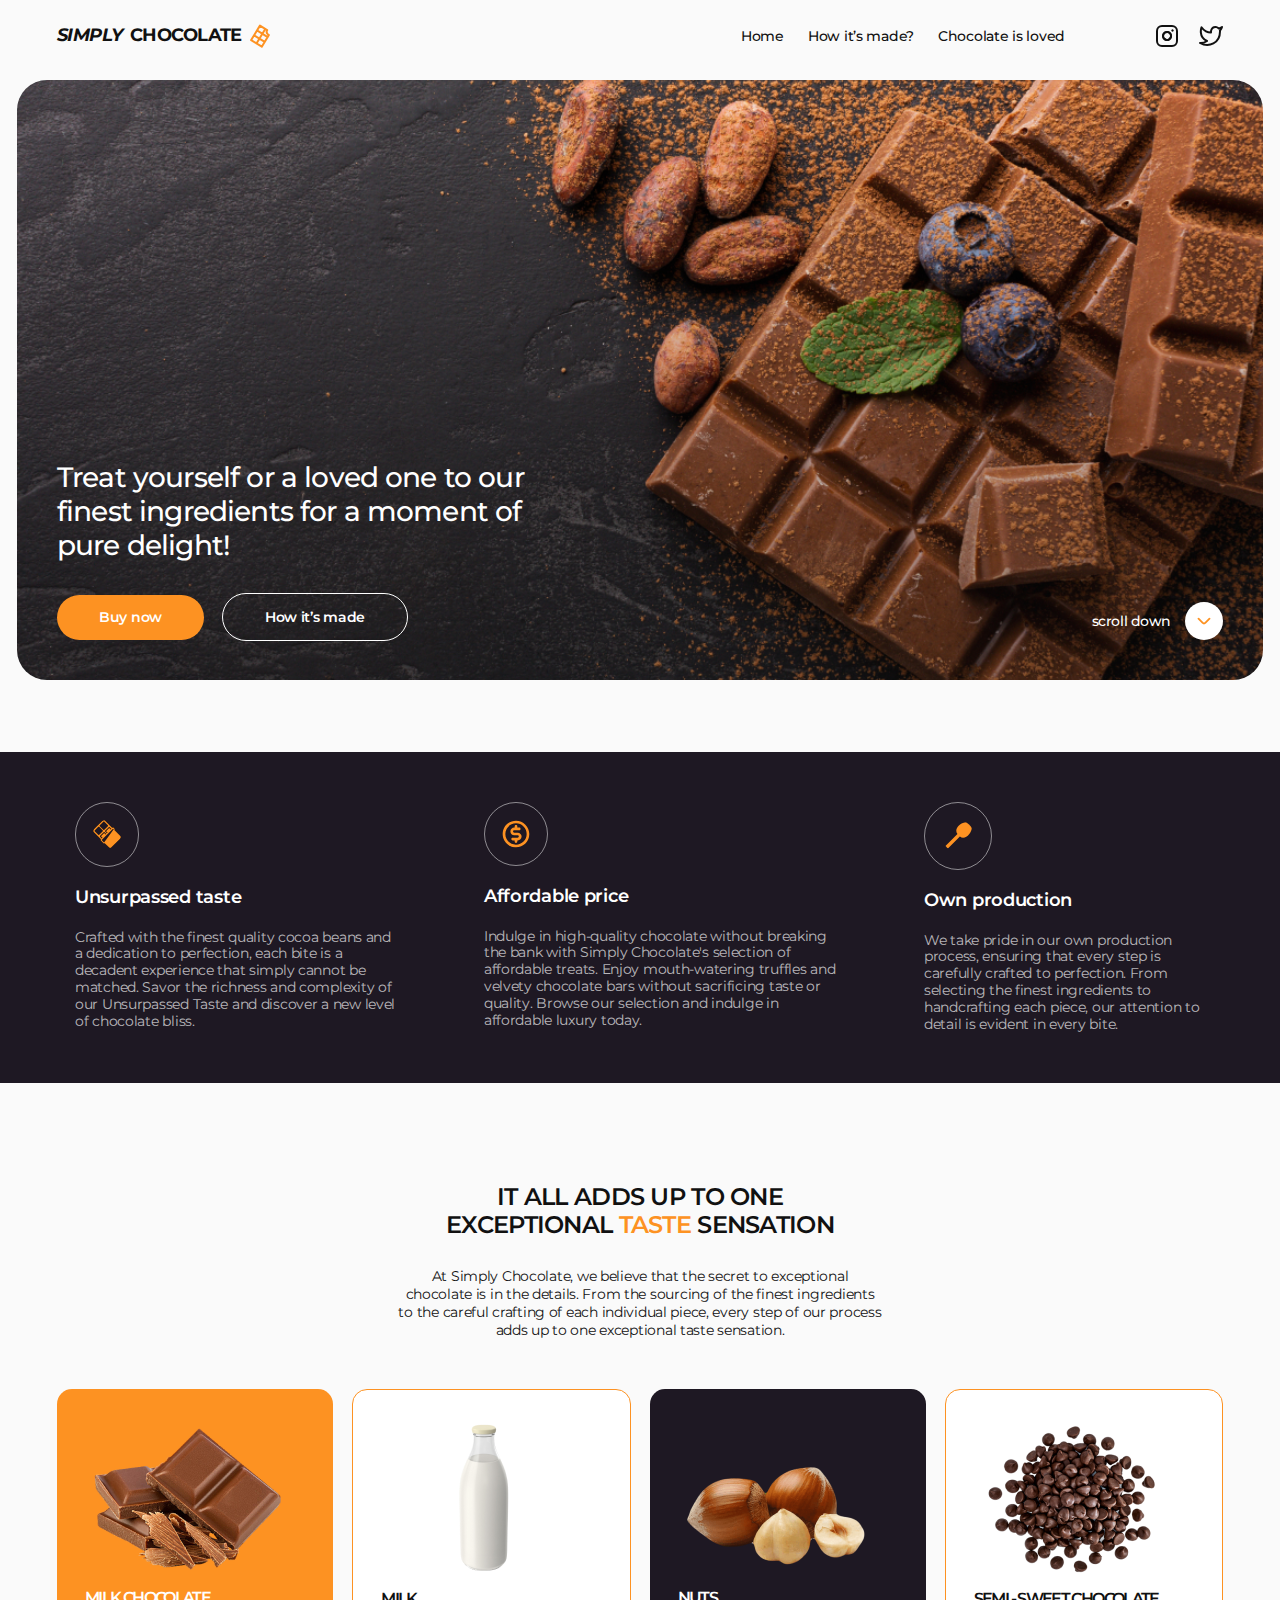
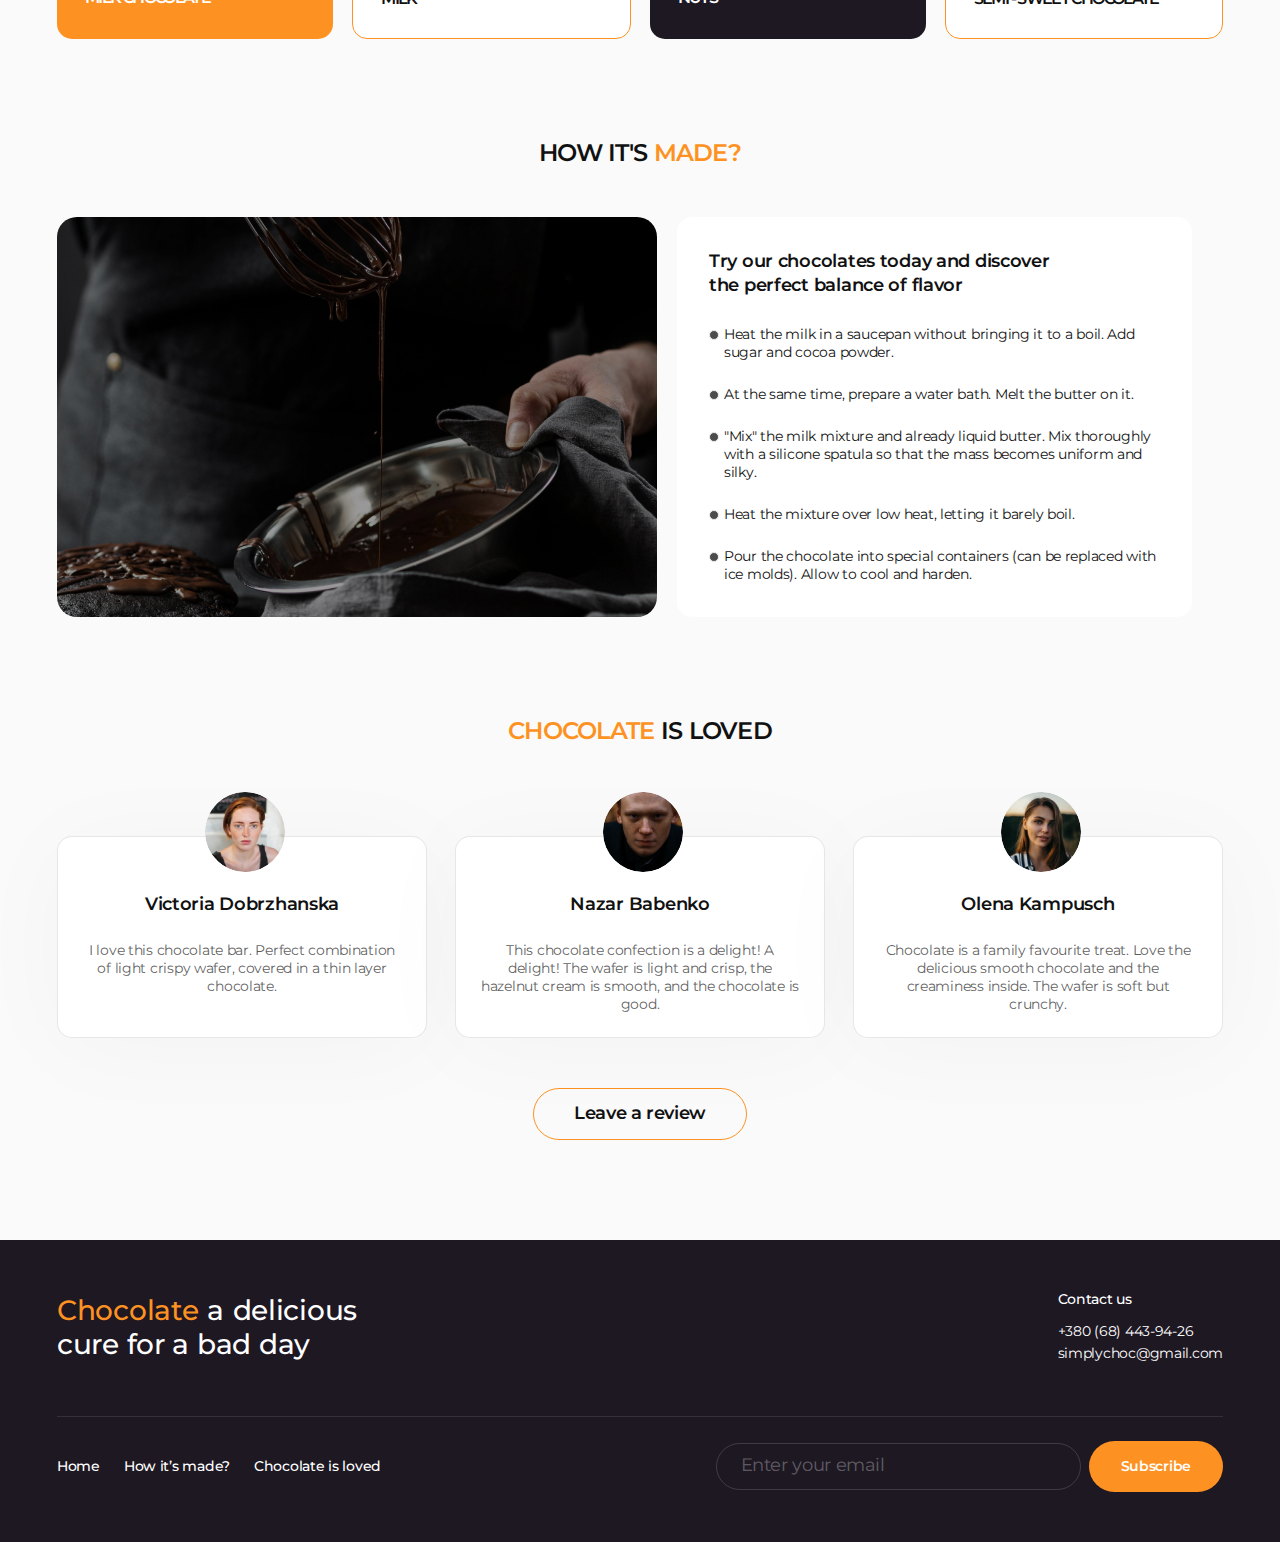
<file: index.html>
<!DOCTYPE html>
<html lang="en">
  <head>
    <meta charset="UTF-8" />
    <meta http-equiv="X-UA-Compatible" content="IE=edge" />
    <meta name="viewport" content="width=device-width, initial-scale=1.0" />
    <link rel="preconnect" href="https://fonts.googleapis.com" />
    <link rel="preconnect" href="https://fonts.gstatic.com" crossorigin />
    <link
      href="https://fonts.googleapis.com/css2?family=Montserrat:wght@400;500;600;700&display=swap"
      rel="stylesheet"
    />
    <title>Simply Chocolate</title>
    <link
      rel="stylesheet"
      href="https://cdnjs.cloudflare.com/ajax/libs/modern-normalize/2.0.0/modern-normalize.min.css"
      integrity="sha512-4xo8blKMVCiXpTaLzQSLSw3KFOVPWhm/TRtuPVc4WG6kUgjH6J03IBuG7JZPkcWMxJ5huwaBpOpnwYElP/m6wg=="
      crossorigin="anonymous"
      referrerpolicy="no-referrer"
    />
    <link rel="stylesheet" href="./css/style.css" />
  </head>
  <body>
    <header class="header">
      <div class="container header-container">
        <nav class="header-nav">
          <a href="./index.html" class="header-logo"
            ><span class="header-primary">SIMPLY</span> CHOCOLATE
            <img src="./images/logo.svg" alt="logo" width="24" height="24" />
          </a>
          <ul class="header-menu">
            <li class="header-menu-item">
              <a href="#home" class="header-menu-link">Home</a>
            </li>
            <li class="header-menu-item">
              <a href="#made" class="header-menu-link">How it’s made?</a>
            </li>
            <li class="header-menu-item">
              <a href="#loved" class="header-menu-link">Chocolate is loved</a>
            </li>
          </ul>
        </nav>
        <ul class="header-social">
          <li class="header-social-item">
            <a href="#" class="header-social-link">
              <img src="./images/instagram.svg" alt="insta" />
            </a>
          </li>
          <li class="header-social-item">
            <a href="#" class="header-social-link">
              <img src="./images/twitter.svg" alt="twitter" />
            </a>
          </li>
        </ul>
      </div>
    </header>

    <main>
      <section id="home" class="hero">
        <div class="container hero-container">
          <h1 class="hero-title">
            Treat yourself or a loved one to our finest ingredients for a moment
            of pure delight!
          </h1>
          <button type="button" class="hero-btn">Buy now</button>
          <a href="#made" class="hero-link">How it’s made</a>
          <a href="#footer" class="hero-scroll-link">
            <p class="hero-scroll-text">scroll down</p>
            <div class="scroll-bg">
              <svg
                class="hero-scroll-svg"
                width="14"
                height="8"
                viewBox="0 0 14 8"
                fill="none"
                xmlns="http://www.w3.org/2000/svg"
              >
                <path
                  d="M7.65085 5.2835C7.56563 5.36942 7.46425 5.43762 7.35254 5.48415C7.24084 5.53069 7.12102 5.55465 7.00001 5.55465C6.879 5.55465 6.75919 5.53069 6.64748 5.48415C6.53578 5.43762 6.43439 5.36942 6.34918 5.2835L2.15084 1.076C2.06562 0.990084 1.96424 0.921889 1.85253 0.875351C1.74083 0.828813 1.62102 0.804853 1.50001 0.804853C1.37899 0.804853 1.25918 0.828813 1.14748 0.875351C1.03577 0.921889 0.934387 0.990084 0.849171 1.076C0.678441 1.24775 0.582611 1.48008 0.582611 1.72225C0.582611 1.96442 0.678441 2.19675 0.849171 2.3685L5.05668 6.576C5.5723 7.09099 6.27126 7.38025 7.00001 7.38025C7.72877 7.38025 8.42772 7.09099 8.94335 6.576L13.1509 2.3685C13.3202 2.19776 13.4157 1.96731 13.4167 1.72684C13.4174 1.6062 13.3943 1.4866 13.3486 1.37492C13.303 1.26324 13.2358 1.16166 13.1509 1.076C13.0656 0.990084 12.9643 0.921889 12.8525 0.875351C12.7408 0.828813 12.621 0.804853 12.5 0.804853C12.379 0.804853 12.2592 0.828813 12.1475 0.875351C12.0358 0.921889 11.9344 0.990084 11.8492 1.076L7.65085 5.2835Z"
                  fill="#FD9222"
                />
              </svg>
            </div>
          </a>
        </div>
      </section>
      <section class="benefits">
        <div class="container">
          <h2 class="visually-hidden">Benefits</h2>
          <ul class="benefits-list">
            <li class="benefits-item">
              <img
                class="benefits-svg"
                src="./images/pros-1.svg"
                alt="Unsurpassed taste"
              />
              <h3 class="benefits-subtitle">Unsurpassed taste</h3>
              <p class="benefits-item-text">
                Crafted with the finest quality cocoa beans and a dedication to
                perfection, each bite is a decadent experience that simply
                cannot be matched. Savor the richness and complexity of our
                Unsurpassed Taste and discover a new level of chocolate bliss.
              </p>
            </li>
            <li class="benefits-item">
              <img
                class="benefits-svg"
                src="./images/pros-2.svg"
                alt="Affordable price"
              />
              <h3 class="benefits-subtitle">Affordable price</h3>
              <p class="benefits-item-text">
                Indulge in high-quality chocolate without breaking the bank with
                Simply Chocolate's selection of affordable treats. Enjoy
                mouth-watering truffles and velvety chocolate bars without
                sacrificing taste or quality. Browse our selection and indulge
                in affordable luxury today.
              </p>
            </li>
            <li class="benefits-item">
              <img
                class="benefits-svg"
                src="./images/pros-3.svg"
                alt="Own production"
              />
              <h3 class="benefits-subtitle">Own production</h3>
              <p class="benefits-item-text">
                We take pride in our own production process, ensuring that every
                step is carefully crafted to perfection. From selecting the
                finest ingredients to handcrafting each piece, our attention to
                detail is evident in every bite.
              </p>
            </li>
          </ul>
        </div>
      </section>
      <section class="products">
        <div class="container">
          <h2 class="products-title section-title">
            IT ALL ADDS UP TO ONE EXCEPTIONAL
            <span class="section-title-secondary">TASTE</span> SENSATION
          </h2>
          <p class="products-text">
            At Simply Chocolate, we believe that the secret to exceptional
            chocolate is in the details. From the sourcing of the finest
            ingredients to the careful crafting of each individual piece, every
            step of our process adds up to one exceptional taste sensation.
          </p>
          <ul class="products-list">
            <li class="products-item">
              <img src="./images/taste1.png" alt="Milk Chocolate" />
              <h3 class="products-subtitle light">Milk Chocolate</h3>
            </li>
            <li class="products-item">
              <img src="./images/taste2.png" alt="Milk" />
              <h3 class="products-subtitle dark">Milk</h3>
            </li>
            <li class="products-item">
              <img src="./images/taste3.png" alt="Nuts" />
              <h3 class="products-subtitle light">Nuts</h3>
            </li>
            <li class="products-item">
              <img src="./images/taste4.png" alt="Semi - Sweet Chocolate" />
              <h3 class="products-subtitle dark">Semi - Sweet Chocolate</h3>
            </li>
          </ul>
        </div>
      </section>
      <section id="made" class="made">
        <div class="container">
          <h2 class="made-title section-title">
            How It's <span class="section-title-secondary">Made?</span>
          </h2>
          <div class="made-wrapper">
            <img
              class="made-img"
              src="./images/made.jpg"
              alt="Made"
              width="600"
              height="400"
            />
            <div class="made-content">
              <p class="made-text">
                Try our chocolates today and discover the perfect balance of
                flavor
              </p>
              <ul class="made-list">
                <li class="made-item">
                  <p class="made-item-text">
                    Heat the milk in a saucepan without bringing it to a boil.
                    Add sugar and cocoa powder.
                  </p>
                </li>
                <li class="made-item">
                  <p class="made-item-text">
                    At the same time, prepare a water bath. Melt the butter on
                    it.
                  </p>
                </li>
                <li class="made-item">
                  <p class="made-item-text">
                    "Mix" the milk mixture and already liquid butter. Mix
                    thoroughly with a silicone spatula so that the mass becomes
                    uniform and silky.
                  </p>
                </li>
                <li class="made-item">
                  <p class="made-item-text">
                    Heat the mixture over low heat, letting it barely boil.
                  </p>
                </li>
                <li class="made-item">
                  <p class="made-item-text">
                    Pour the chocolate into special containers (can be replaced
                    with ice molds). Allow to cool and harden.
                  </p>
                </li>
              </ul>
            </div>
          </div>
        </div>
      </section>
      <section id="loved" class="loved">
        <div class="container">
          <h2 class="loved-title section-title">
            <span class="section-title-secondary">Chocolate</span> Is Loved
          </h2>
          <ul class="loved-list">
            <li class="loved-item">
              <img
                class="loved-img"
                src="./images/commendation-1.jpg"
                alt="commendation 1"
                width="80"
                height="80"
              />
              <h3 class="loved-subtitle">Victoria Dobrzhanska</h3>
              <p class="loved-item-text">
                I love this chocolate bar. Perfect combination of light crispy
                wafer, covered in a thin layer chocolate.
              </p>
            </li>
            <li class="loved-item">
              <img
                class="loved-img"
                src="./images/commendation-2.jpg"
                alt="commendation 2"
                width="80"
                height="80"
              />
              <h3 class="loved-subtitle">Nazar Babenko</h3>
              <p class="loved-item-text">
                This chocolate confection is a delight! A delight! The wafer is
                light and crisp, the hazelnut cream is smooth, and the chocolate
                is good.
              </p>
            </li>
            <li class="loved-item">
              <img
                class="loved-img"
                src="./images/commendation-3.jpg"
                alt="commendation 3"
                width="80"
                height="80"
              />
              <h3 class="loved-subtitle">Olena Kampusch</h3>
              <p class="loved-item-text">
                Chocolate is a family favourite treat. Love the delicious smooth
                chocolate and the creaminess inside. The wafer is soft but
                crunchy.
              </p>
            </li>
          </ul>
          <button type="button" class="loved-btn" data-modal-open>
            Leave a review
          </button>
        </div>
      </section>
    </main>
    <footer id="footer" class="footer">
      <div class="container">
        <div class="footer-wrapper">
          <p class="footer-title">
            <span class="footer-title-secondary">Chocolate</span> a delicious
            cure for a bad day
          </p>
          <div class="footer-contact-inner">
            <p class="footer-contact">Contact us</p>
            <address class="footer-address">
              <ul class="footer-address-list">
                <li class="footer-address-item">
                  <a class="footer-address-link" href="tel:+380684439426"
                    >+380 (68) 443-94-26</a
                  >
                </li>
                <li class="footer-address-item">
                  <a
                    class="footer-address-link"
                    href="mailto:simplychoc@gmail.com"
                    >simplychoc@gmail.com</a
                  >
                </li>
              </ul>
            </address>
          </div>
        </div>
        <nav class="footer-nav">
          <ul class="footer-menu">
            <li class="footer-menu-item">
              <a class="footer-menu-link" href="#home">Home</a>
            </li>
            <li class="footer-menu-item">
              <a class="footer-menu-link" href="#made">How it’s made?</a>
            </li>
            <li class="footer-menu-item">
              <a class="footer-menu-link" href="#loved">Chocolate is loved</a>
            </li>
          </ul>
          <input
            class="footer-input"
            type="email"
            placeholder="Enter your email"
          />
          <button class="footer-btn" type="submit">Subscribe</button>
        </nav>
      </div>
    </footer>

    <div class="backdrop is-hidden" data-modal>
      <div class="modal">
        <button class="modal-btn" type="button" data-modal-close>
          <svg class="modal-cross" width="8" height="8">
            <use href="./images/cross.svg#cross"></use>
          </svg>
        </button>

        <p class="modal-title section-title">
          LEAVE A REVIEW ABOUT
          <span class="footer-title-secondary">OUR CHOCOLATE</span>
        </p>

        <form action="" class="modal-form">
          <input
            type="text"
            name="user-name"
            class="modal-input"
            placeholder="Name"
            required
          />
          <input
            type="email"
            name="user-email"
            class="modal-input"
            placeholder="Email"
          />
          <input
            type="tel"
            name="user-tel"
            class="modal-input"
            placeholder="Phone Number"
            required
          />
          <textarea
            name="modal-text"
            class="modal-textarea"
            placeholder="Enter text"
          ></textarea>
          <input
            type="checkbox"
            name="policy"
            class="input-check"
            id="privacy"
            value="true"
          />
          <button class="modal-submit">Send</button>
        </form>
      </div>
    </div>

    <script src="./js/modal.js"></script>
  </body>
</html>
</file>
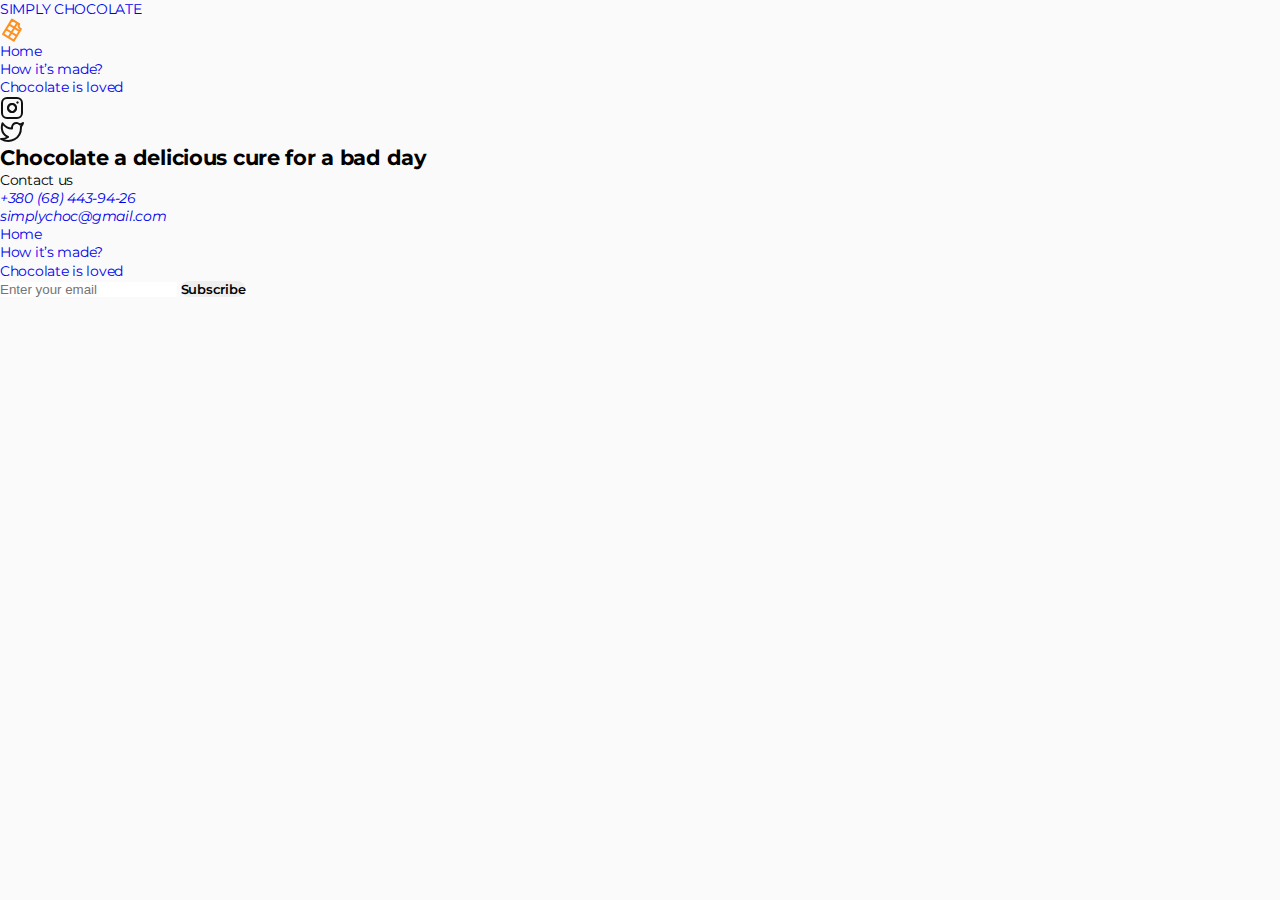
<file: portfolio.html>
<!DOCTYPE html>
<html lang="en">
  <head>
    <meta charset="UTF-8" />
    <meta http-equiv="X-UA-Compatible" content="IE=edge" />
    <meta name="viewport" content="width=device-width, initial-scale=1.0" />
    <link rel="preconnect" href="https://fonts.googleapis.com" />
    <link rel="preconnect" href="https://fonts.gstatic.com" crossorigin />
    <link
      href="https://fonts.googleapis.com/css2?family=Montserrat:wght@400;500;600;700&display=swap"
      rel="stylesheet"
    />
    <title>Simply Chocolate</title>
    <link
      rel="stylesheet"
      href="https://cdnjs.cloudflare.com/ajax/libs/modern-normalize/2.0.0/modern-normalize.min.css"
      integrity="sha512-4xo8blKMVCiXpTaLzQSLSw3KFOVPWhm/TRtuPVc4WG6kUgjH6J03IBuG7JZPkcWMxJ5huwaBpOpnwYElP/m6wg=="
      crossorigin="anonymous"
      referrerpolicy="no-referrer"
    />
    <link rel="stylesheet" href="./css/style.css" />
  </head>
  <body>
    <header>
      <nav>
        <a href="/index.html"
          >SIMPLY CHOCOLATE
          <img src="/images/logo.svg" alt="logo" width="24" height="24" />
        </a>
        <ul>
          <li><a href="#home">Home</a></li>
          <li><a href="#made">How it’s made?</a></li>
          <li><a href="#loved">Chocolate is loved</a></li>
        </ul>
        <ul>
          <li>
            <a href="#">
              <img src="/images/instagram.svg" alt="insta" />
            </a>
          </li>
          <li>
            <a href="#">
              <img src="/images/twitter.svg" alt="twitter" />
            </a>
          </li>
        </ul>
      </nav>
    </header>

    <main></main>

    <footer id="footer">
      <h2><span>Chocolate</span> a delicious cure for a bad day</h2>
      <p>Contact us</p>
      <address>
        <ul>
          <li>
            <a href="tel:+380684439426">+380 (68) 443-94-26</a>
          </li>
          <li>
            <a href="mailto:simplychoc@gmail.com">simplychoc@gmail.com</a>
          </li>
        </ul>
      </address>
      <nav>
        <ul>
          <li><a href="./index.html">Home</a></li>
          <li><a href="#made">How it’s made?</a></li>
          <li><a href="#loved">Chocolate is loved</a></li>
        </ul>
        <input type="email" placeholder="Enter your email" />
        <button type="submit">Subscribe</button>
      </nav>
    </footer>
  </body>
</html>
</file>
<file: css/style.css>
body {
  font-family: "Montserrat", sans-serif;
  font-style: normal;
  font-weight: 400;
  font-size: 14px;
  line-height: 1.29;
  letter-spacing: -0.02em;
  background: #fafafa;
}

:root {
  --transition: 250ms linear;
}

* {
  padding: 0;
  margin: 0;
  border: 0;
}

a {
  text-decoration: none;
}

ul {
  list-style: none;
}

img {
  display: block;
}

button {
  font-family: inherit;
  font-weight: 600;
  font-style: normal;
  line-height: 1.21;
  letter-spacing: -0.02em;
  border-radius: 100px;
  cursor: pointer;
}

:root {
  --titleColor: #ffffff;
}

.container {
  margin: 0 auto;
  max-width: 1166px;
  padding: 0 15px;
}

.section-title {
  font-weight: 600;
  font-size: 24px;
  line-height: 1.17;
  text-align: center;
  letter-spacing: -0.03em;
  text-transform: uppercase;
  color: #111111;
}

.section-title-secondary {
  color: #fd9222;
}

/*! ----HEADER---- */

.header {
  padding: 24px 0 32px;
}

.header-container {
  display: flex;
  align-items: center;
}

.header-nav {
  display: flex;
  align-items: center;
  justify-content: space-between;
  flex-grow: 1;
}

.header-logo {
  display: flex;
  gap: 6px;
  align-items: center;
  font-weight: 700;
  font-size: 18px;
  line-height: 1.11;
  letter-spacing: -0.03em;
  color: #111111;
}

.header-primary {
  font-style: italic;
}

.header-menu {
  display: flex;
  align-items: center;
  gap: 24px;
}

.header-menu-link {
  padding: 28px 0 36px;
  font-weight: 500;
  line-height: 1.14;
  color: #111111;
}

.header-menu-link:hover,
.header-menu-link:focus {
  color: #fd9222;
}

.header-social {
  margin-left: 90px;
  display: flex;
  gap: 20px;
}

/*! ----HERO---- */

.hero {
  padding-bottom: 72px;
}

.hero-container {
  position: relative;
  padding: 381px 40px 40px;
  background-image: url(/images/main-background.jpg);
  background-position: center;
  background-repeat: no-repeat;
  background-size: cover;
  border-radius: 30px;
}

.hero-title {
  margin-bottom: 32px;
  max-width: 480px;
  font-weight: 500;
  font-size: 28px;
  line-height: 1.21;
  letter-spacing: -0.03em;
  color: #ffffff;
}

.hero-btn {
  margin-right: 14px;
  padding: 14px 42px;
  font-size: 14px;
  color: #ffffff;
  background: #fd9222;
}

.hero-link {
  padding: 14px 42px;
  font-style: normal;
  font-weight: 600;
  line-height: 1.21;
  color: #ffffff;
  background: transparent;
  border: 1px solid #ffffff;
  border-radius: 100px;
}

.hero-scroll-link {
  display: flex;
  align-items: center;
  gap: 14px;
  position: absolute;
  bottom: 40px;
  right: 40px;
  font-weight: 500;
  letter-spacing: -0.03em;
  color: #ffffff;
}

.scroll-bg {
  display: flex;
  align-items: center;
  justify-content: center;
  width: 38px;
  height: 38px;
  background: #ffffff;
  transform: matrix(0, 1, 1, 0, 0, 0);
  border-radius: 50%;
  transform: rotate(0deg);
}

/*! ----BENEFITS---- */

.benefits {
  padding: 50px 0;
  background: #1e1823;
}

.visually-hidden {
  position: absolute;
  width: 1px;
  height: 1px;
  margin: -1px;
  border: 0;
  padding: 0;

  white-space: nowrap;
  clip-path: inset(100%);
  clip: rect(0 0 0 0);
  overflow: hidden;
}

.benefits-list {
  padding: 0 18px;
  display: flex;
  gap: 88px;
}

.benefits-item {
  width: calc((100% - 176) / 3);
}

.benefits-svg {
  padding: 17px;
  /* display: flex;
  align-items: center;
  justify-content: center; */
  border: 1px solid rgba(255, 255, 255, 0.5);
  border-radius: 365px;
}

.benefits-subtitle {
  margin: 20px 0;
  font-weight: 600;
  font-size: 18px;
  line-height: 1.22;
  color: #ffffff;
}

.benefits-item-text {
  line-height: 1.21;
  color: rgba(255, 255, 255, 0.7);
}

/*! ------PRODUCTS------ */

.products {
  padding: 100px 0;
}

.products-title {
  margin: 0 auto;
  max-width: 411px;
}

.products-text {
  margin: 28px auto 50px;
  max-width: 486px;
  text-align: center;
  color: #111111;
}

.products-list {
  display: flex;
  gap: 19px;
}

.products-item {
  width: calc((100% - 57px) / 4);
  border-radius: 15px;
  padding: 28px 36px 28px 28px;
}

.products-item:first-child {
  background: #fd9222;
}

.products-item:nth-child(2n) {
  background: #ffffff;
  border: 1px solid #fd9222;
}

.products-item:nth-child(3) {
  background: #1e1823;
}

.products-subtitle {
  margin-top: 10px;
  font-weight: 600;
  text-transform: uppercase;
  letter-spacing: -0.1em;
}

.products-subtitle.light {
  color: var(--titleColor);
}

.products-subtitle.dark {
  color: #111111;
}

/*! ------MADE------ */

.made {
  padding-bottom: 100px;
}

.made-title {
  margin-bottom: 50px;
}

.made-wrapper {
  display: flex;
  gap: 20px;
}

.made-img {
  border-radius: 20px;
}

.made-content {
  padding: 32px;
  background: #ffffff;
  border-radius: 15px;
}

.made-text {
  margin-bottom: 28px;
  max-width: 350px;
  font-weight: 600;
  font-size: 18px;
  line-height: 24px;
  color: #111111;
}

.made-list {
  max-width: 452px;
}

.made-item {
  padding-left: 15px;
  position: relative;
  max-width: 436px;
}

.made-item:not(:last-child) {
  margin-bottom: 24px;
}

.made-item:before {
  display: block;
  content: "";
  position: absolute;
  left: 0;
  top: 5px;
  width: 8px;
  height: 8px;
  background: #4c4c4c;
  border: 1px solid #eceded;
  border-radius: 50%;
}

.made-item-text {
  color: #111111;
}

/*! ------LOVED------ */

.loved {
  padding-bottom: 100px;
}

.loved-title {
  margin-bottom: 91px;
}

.loved-list {
  margin-bottom: 50px;
  display: flex;
  gap: 28px;
}

.loved-item {
  position: relative;
  padding: 56px 24px 24px 24px;
  width: calc((100% - 56px) / 3);
  background: #ffffff;
  border: 1px solid rgba(17, 17, 17, 0.1);
  box-shadow: 0px 9.04932px 100px rgba(17, 17, 17, 0.03);
  border-radius: 15px;
}

.loved-img {
  position: absolute;
  top: -45px;
  left: 40%;
  border-radius: 50%;
}

.loved-subtitle {
  margin-bottom: 24px;
  font-weight: 600;
  font-size: 18px;
  line-height: 1.33;
  text-align: center;
  color: #111111;
}

.loved-item-text {
  text-align: center;
  color: rgba(17, 17, 17, 0.7);
}

.loved-btn {
  display: block;
  margin: 0 auto;
  padding: 14px 40px;
  font-size: 18px;
  color: #111111;
  border: 1px solid #fd9222;
  background-color: transparent;
}

/*! ------FOOTER------ */

.footer {
  padding: 50px 32px;
  background: #1e1823;
}

.footer-wrapper {
  margin-bottom: 24px;
  padding-bottom: 50px;
  display: flex;
  align-items: center;
  justify-content: space-between;
  border-bottom: 1px solid rgba(255, 255, 255, 0.1);
}

.footer-title {
  max-width: 300px;
  text-align: justify;
  font-weight: 500;
  font-size: 28px;
  line-height: 1.21;
  color: #ffffff;
}

.footer-title-secondary {
  color: #fd9222;
}

.footer-contact {
  margin-bottom: 14px;
  font-weight: 500;
  color: #ffffff;
}

.footer-address {
  font-style: normal;
}

.footer-address-item {
  margin-bottom: 4px;
}

.footer-address-link {
  text-align: center;
  color: #ffffff;
}

.footer-nav {
  display: flex;
  align-items: center;
}

.footer-menu {
  display: flex;
  gap: 24px;
  flex-grow: 1;
}

.footer-menu-link {
  font-weight: 500;
  line-height: 1.14;
  color: #ffffff;
}

.footer-input {
  padding: 15px 24px;
  width: 315px;
  border: 1.5px solid rgba(255, 255, 255, 0.15);
  border-radius: 30px;
  background: transparent;
  color: #ffffff;
}

.footer-input::placeholder {
  font-family: "Montserrat";
  font-style: normal;
  font-size: 18px;
  line-height: 1.22;
  letter-spacing: -0.02em;
  color: rgba(255, 255, 255, 0.3);
}

.footer-btn {
  margin-left: 8px;
  padding: 17px 32px;
  font-size: 14px;
  color: #ffffff;
  background: #fd9222;
}

/** MODAL */

.backdrop {
  position: fixed;
  top: 0;
  left: 0;
  width: 100%;
  height: 100%;
  background-color: rgba(46, 47, 66, 0.4);
  z-index: 2;
  transition: opacity var(--transition), visibility var(--transition);
}

.backdrop.is-hidden .modal {
  transform: translate(-50%, -50%) scale(0);
}

.is-hidden {
  visibility: hidden;
  opacity: 0;
  pointer-events: none;
}

.modal {
  position: absolute;
  top: 50%;
  left: 50%;
  padding: 40px;
  width: 517px;
  min-height: 628px;
  background: #e9e9e9;
  border-radius: 15px;
  transform: translate(-50%, -50%) scale(1);
  transition: transform var(--transition);
}

.modal-btn {
  display: flex;
  align-items: center;
  justify-content: center;
  position: absolute;
  right: 24px;
  top: 24px;
  width: 24px;
  height: 24px;
  background-color: transparent;
  border-radius: 50%;
  cursor: pointer;
  background: #e7e9fc;
  border: 1px solid rgba(0, 0, 0, 0.1);
  transition: background-color var(--transition);
}

.modal-btn:hover,
.modal-btn:focus {
  background-color: var(--activeLink);
  border: none;
}

.modal-btn:hover .modal-cross,
.modal-btn:focus .modal-cross {
  fill: var(--activeBtn);
}

.modal-cross {
  transition: fill var(--transition);
}

.modal-input {
  width: 100%;
  height: 68px;
}

.modal-input::placeholder {
  font-style: 18px;
  line-height: 1.22;
  letter-spacing: -0.02em;
}

.modal-submit {
  padding: 14px 40px;
  width: 117px;
  height: 45px;
  color: #ffffff;
  background: #fd9222;
  border-radius: 100px;
}
</file>
